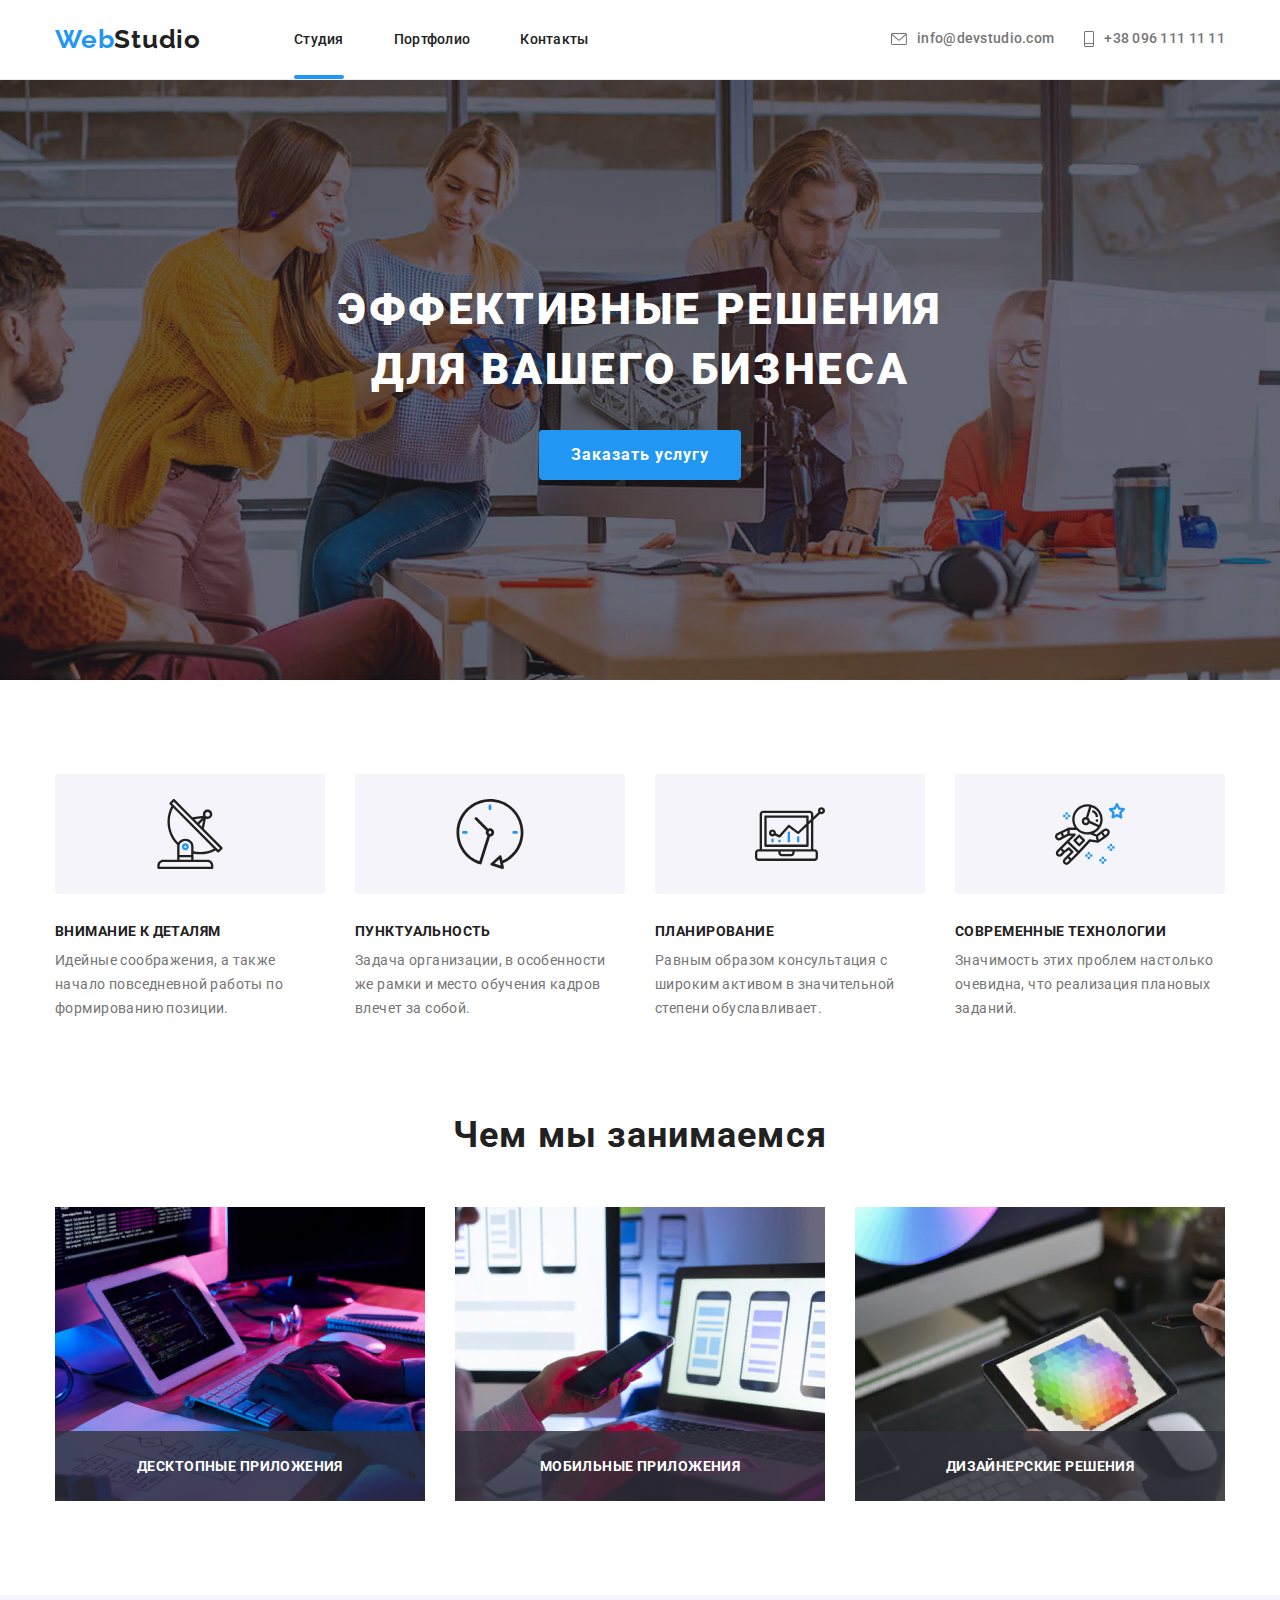
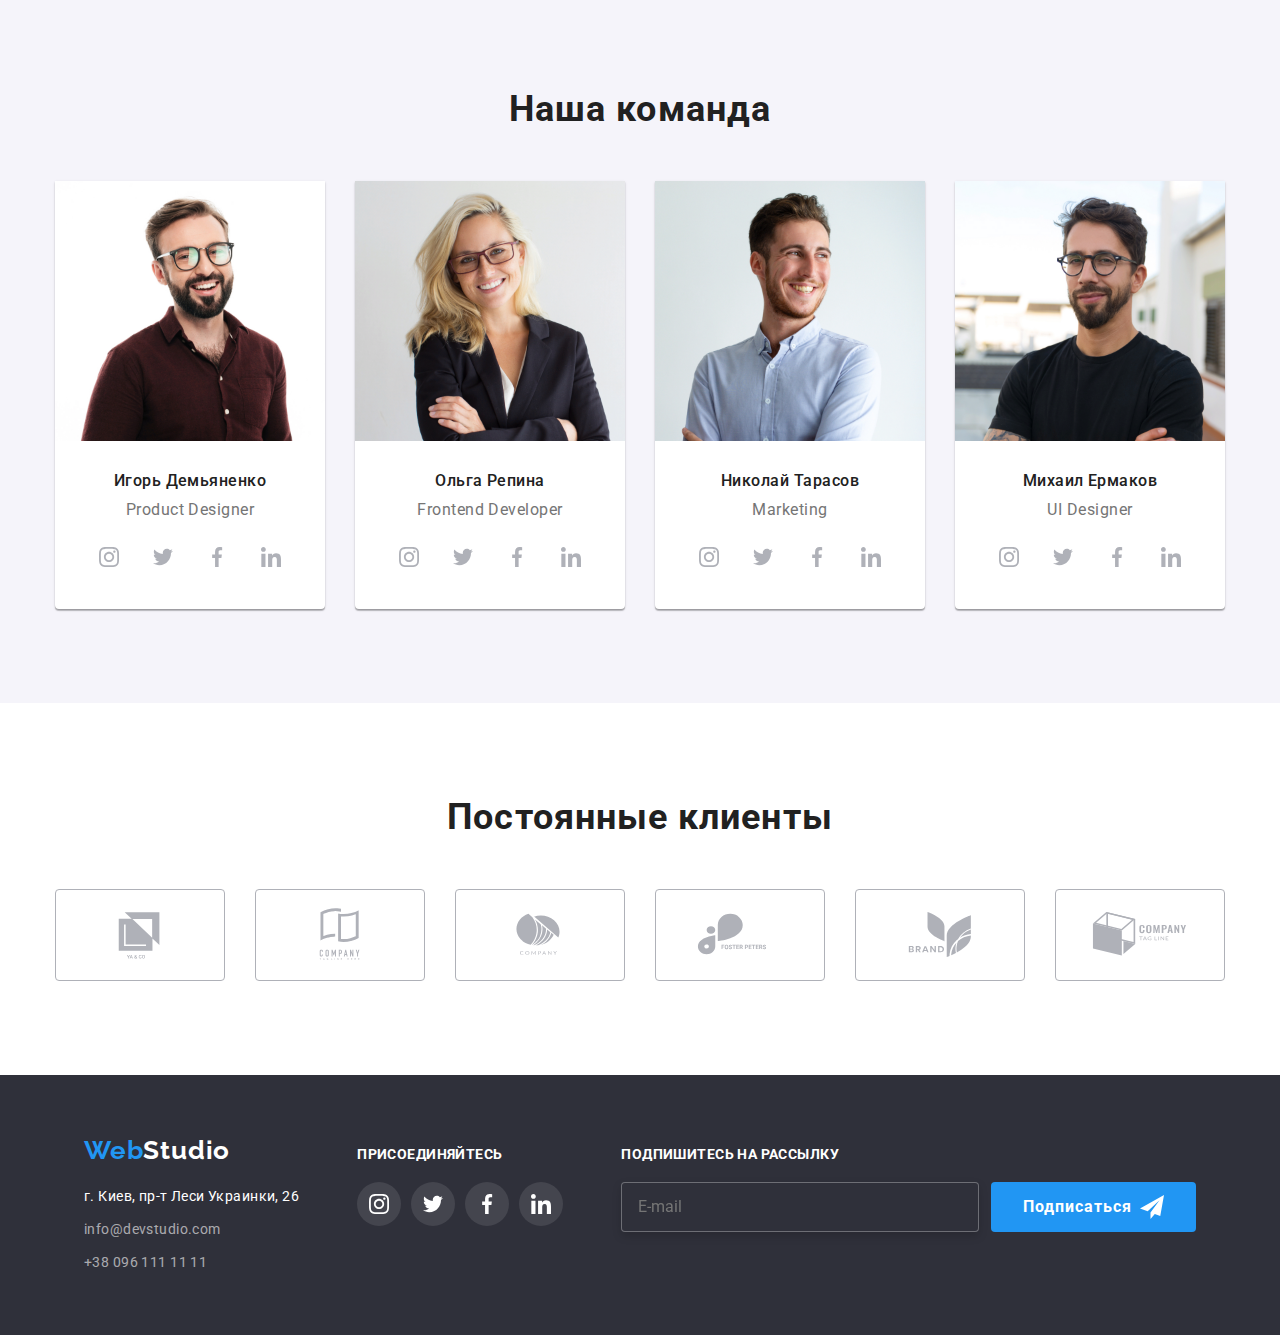
<file: index.html>
<!DOCTYPE html>
<html lang="ru">
<head>
    <meta charset="UTF-8">
    <meta http-equiv="X-UA-Compatible" content="IE=edge">
    <meta name="viewport" content="width=device-width, initial-scale=1.0">
    <title>Web Studio (Version 2.1) - Figma</title>
    <link rel="stylesheet" href="./css/modern-normalize.css">    
    <link rel="stylesheet" href="./css/main.min.css">
    <link
        href="https://fonts.googleapis.com">
<link rel="preconnect" href="https://fonts.gstatic.com" crossorigin>
<link href="https://fonts.googleapis.com/css2?family=Raleway:wght@700&family=Roboto:wght@400;500;700;900&display=swap"
      rel="stylesheet"
    >
    <link rel="stylesheet" href="https://cdnjs.cloudflare.com/ajax/libs/animate.css/4.1.1/animate.min.css" />
</head>
<body>
    <!------------------ HEADER------------------->
    <header class="header">
       <div class="container header__container"> 
        <a class="link" href="/"><span class="logo">Web</span><span class="header__logo">Studio</span></a> 

        <!------------------ Навигация на другие страницы -------------->
         <nav class="site-nav">
            <ul class="list site-list">
                <li class="site-list__item">
                    <a class="link current site-list__link" href="index.html">Студия</a>
                </li>
                <li class="site-list__item">
                    <a class="link site-list__link" href="portofolio.html">Портфолио</a>
                </li>
                <li class="site-list__item">
                    <a class="link site-list__link" href="#">Контакты</a>
                </li>
            </ul>            
        </nav>
        <ul class="list connect">
            <li class="site-connect__item">
                <a class="link connect__tel connect__icon-item" href="info@devstudio.com">
                    <svg class="connect__email-icon" width="16" height="12">
                        <use href="./images/icons.svg#icon-email"></use>
                    </svg>info@devstudio.com</a>
            </li>
            <li class="site-connect_item">
                <a class="link  connect__tel connect__icon-item" href="tel:+380961111111">
                    <svg class="connect__tel-icon" width="10" height="16">
                        <use href="./images/icons.svg#icon-tel"></use>
                    </svg> +38 096 111 11 11</a>
            </li>
        </ul> 
        <!-- mob menu -->
        <button type="button" class="menu-open-btn" data-menu-open>
            <svg id="icon-menu" width="40" height="40">
                <use href="./images/icons.svg#icon-menu"></use>
            </svg>
        </button>         
      </div>
    <div class="mob-menu is-hidden" data-menu>
      
        <div class="mob-mob">
            <button type="button" class="menu-close-btn" data-menu-close>
            <svg class="icon-close" width="40" height="40">
            <use href="./images/icons.svg#icon-close"></use>
            </svg>        
            </button>
            <nav class="mob-nav">
            <ul class="list mob-list">
                <li class="menu-list__item">
                    <a class="link menu-list__link menu-current" href="index.html">Студия</a>
                </li>
                <li class="menu-list__item">
                    <a class="link menu-list__link" href="portofolio.html">Портфолио</a>
                </li>
                <li class="menu-list__item">
                    <a class="link menu-list__link" href="#">Контакты</a>
                </li>
            </ul>            
            </nav>
        </div>
        <div>
            <ul class="list mob-connect">
                <li class="menu-list__item">
                    <a class="link  mob-connect__tel mob-connect__icon-item" href="tel:+380961111111">
                        +38 096 111 11 11</a>
                </li>
                <li class="menu-list__item">
                    <a class="link mob-connect__mail mob-connect__icon-item" href="info@devstudio.com">
                    info@devstudio.com</a>
                </li>
            </ul>
            <ul class="list mob-socials">
                <li class="mob-socials-item1"><a class="link mob-socials-item" href="#">Instagram</a></li>                
                <li class="mob-socials-item1"><a class="link mob-socials-item" href="#">Twitter</a></li>
                <li class="mob-socials-item1"><a class="link mob-socials-item" href="#">Facebook</a></li>
                <li class="mob-socials-item1"><a class="link mob-socials-item" href="#">LinkedIn</a></li>
            </ul>
        </div>
      
    </div>
    </header>
    <!-------------------------- MAIN-------------------------->
    <main>
        <section class="hero hero__background"> 
            <div class="container">
            <h1 class="hero__title">Эффективные решения для вашего бизнеса</h1>
            <button class="hero-btn" type="button" data-modal-open>Заказать услугу</button>
            </div>
        </section>
        <!---------------------------- about__------------------------>
        <section class="section">
            <div class="container">
            <ul class="list about">
                <li class="about__item">
                    <div class="about__icon">
                        <svg class="section-social-icon" width="70" height="70">
                            <use href="./images/icons.svg#icon-antenna"></use>
                        </svg>
                    </div>
                    <h3 class="about__title">Внимание к деталям</h3>
                    <p class="about__text">Идейные соображения, а также начало повседневной работы по формированию позиции.</p>
                </li>
                <li class="about__item">
                    <div class="about__icon">
                        <svg class="section-social-icon" width="70" height="70">
                            <use href="./images/icons.svg#icon-clock"></use>
                        </svg>
                    </div>
                    <h3 class="about__title">Пунктуальность</h3>
                    <p class="about__text">Задача организации, в особенности же рамки и место обучения кадров влечет за собой.</p>
                </li>
                <li class="about__item">
                    <div class="about__icon">
                        <svg class="section-social-icon" width="70" height="70">
                            <use href="./images/icons.svg#icon-diagram"></use>
                        </svg>
                    </div>
                    <h3 class="about__title">Планирование</h3>
                    <p class="about__text">Равным образом консультация с широким активом в значительной степени обуславливает.</p>
                </li>
                <li class="about__item">
                    <div class="about__icon">
                        <svg class="section-social-icon" width="70" height="70">
                            <use href="./images/icons.svg#icon-astronaut"></use>
                        </svg>
                    </div>
                    <h3 class="about__title">Современные технологии</h3>
                    <p class="about__text">Значимость этих проблем настолько очевидна, что реализация плановых заданий.</p>
                </li>
            </ul>
            </div>
        </section>
        <!-------------------------- ocCUPATION-------------------------->
         <section class="occupation section">
            <div class="container">
            <h2 class="section-title">Чем мы занимаемся</h2>
            <ul class="list site-list">
                <li class="occupation__item">                
                    <img srcset="./images/img.jpg 1x, ./images/occup1-2x.jpg 2x"
                        src="./images/img.jpg" 
                         alt="рабочий стол" 
                         width="370"
                    >
                    <p class="occupation__text">Десктопные приложения</p>
                </li>
                <li class="occupation__item">
                    <img srcset="./images/img1.jpg 1x, ./images/occup2-2x.jpg 2x"
                        src="./images/img1.jpg" 
                         alt="смотрим на смартфон" 
                         width="370"
                    >
                    <p class="occupation__text">Мобильные приложения</p>
                </li>
                <li class="occupation__item">
                    <img srcset="./images/img2.jpg 1x, ./images/occup3-2x.jpg 2x"
                        src="./images/img2.jpg"
                         alt="планшет" 
                         width="370"
                    >
                    <p class="occupation__text">Дизайнерские решения</p>
                </li>
            </ul>
            </div>
        </section> 
        <!-------------------------- team--------------------------->
        <section class="section team">            
            <div class="container">
            <h2 class="section-title">Наша команда</h2>
            <ul class="list team-list">
                <li class="team__item">
                    <img srcset="./images/img4.jpg 1x, ./images/team1-2x.jpg 2x"
                        src="./images/img4.jpg" 
                         alt="фото Игорь Демьяненко"
                         width="270">
                    <div class="team-item__member"> 
                        <h3 class="team-item__member-title">Игорь Демьяненко</h3>
                        <p class="team-item__description" lang="en">Product Designer</p>
        <!-------------------------- social list --------------------------->                
                        <ul class="socials list"> 
                            <li class="socials__item">
                                <a href=""
                                 class="socials__link">
                                 <svg 
                                    class="socials__icon" 
                                    width="20"
                                    height="20">
                                    <use href="./images/icons.svg#icon-instagram"></use>
                                 </svg>
                                </a>
                            </li>
                            <li class="socials__item">
                                <a href="" class="socials__link">
                                    <svg class="socials__icon" width="20" height="20">
                                        <use href="./images/icons.svg#icon-twitter"></use>
                                    </svg>
                                </a>
                            </li>
                            <li class="socials__item">
                                <a href="" class="socials__link">
                                    <svg class="socials__icon" width="20" height="20">
                                        <use href="./images/icons.svg#icon-facebook"></use>
                                    </svg>
                                </a>
                            </li>
                            <li class="socials__item">
                                <a href="" class="socials__link">
                                    <svg class="socials__icon" width="20" height="20">
                                        <use href="./images/icons.svg#icon-linkedin"></use>
                                    </svg>
                                </a>
                            </li>
                        </ul>
                    </div>
                </li>
                <li class="team__item">
                    <img srcset="./images/img5.jpg 1x, ./images/team2-2x.jpg 2x"
                        src="./images/img5.jpg" 
                         alt="фото Ольга Репина" 
                         width="270">
                    <div class="team-item__member">
                        <h3 class="team-item__member-title">Ольга Репина</h3>
                        <p class="team-item__description" lang="en">Frontend Developer</p>
             <!-------------------------- social list --------------------------->           
                        <ul class="socials list">
                            <li class="socials__item">
                                <a href="" class="socials__link">
                                    <svg class="socials__icon" width="20" height="20">
                                        <use href="./images/icons.svg#icon-instagram"></use>
                                    </svg>
                                </a>
                            </li>
                            <li class="socials__item">
                                <a href="" class="socials__link">
                                    <svg class="socials__icon" width="20" height="20">
                                        <use href="./images/icons.svg#icon-twitter"></use>
                                    </svg>
                                </a>
                            </li>
                            <li class="socials__item">
                                <a href="" class="socials__link">
                                    <svg class="socials__icon" width="20" height="20">
                                        <use href="./images/icons.svg#icon-facebook"></use>
                                    </svg>
                                </a>
                            </li>
                            <li class="socials__item">
                                <a href="" class="socials__link">
                                    <svg class="socials__icon" width="20" height="20">
                                        <use href="./images/icons.svg#icon-linkedin"></use>
                                    </svg>
                                </a>
                            </li>
                        </ul>
                    </div>
                </li>
                <li class="team__item">
                    <img srcset="./images/img6.jpg 1x, ./images/team3-2x.jpg 2x"
                        src="./images/img6.jpg" 
                         alt="фото Николай Тарасов"
                         width="270">
                    <div class="team-item__member">
                        <h3 class="team-item__member-title">Николай Тарасов</h3>
                        <p class="team-item__description" lang="en">Marketing</p>
          <!-------------------------- social list --------------------------->             
                        <ul class="socials list">
                            <li class="socials__item">
                                <a href="" class="socials__link">
                                    <svg class="socials__icon" width="20" height="20">
                                        <use href="./images/icons.svg#icon-instagram"></use>
                                    </svg>
                                </a>
                            </li>
                            <li class="socials__item">
                                <a href="" class="socials__link">
                                    <svg class="socials__icon" width="20" height="20">
                                        <use href="./images/icons.svg#icon-twitter"></use>
                                    </svg>
                                </a>
                            </li>
                            <li class="socials__item">
                                <a href="" class="socials__link">
                                    <svg class="socials__icon" width="20" height="20">
                                        <use href="./images/icons.svg#icon-facebook"></use>
                                    </svg>
                                </a>
                            </li>
                            <li class="socials__item">
                                <a href="" class="socials__link">
                                    <svg class="socials__icon" width="20" height="20">
                                        <use href="./images/icons.svg#icon-linkedin"></use>
                                    </svg>
                                </a>
                            </li>
                        </ul>
                    </div>
                </li>
                <li class="team__item">
                    <img srcset="./images/img7.jpg 1x, ./images/team4-2x.jpg 2x"
                        src="./images/img7.jpg"
                         alt="фото Михаил Ермаков"
                         width="270">
                    <div class="team-item__member">
                        <h3 class="team-item__member-title">Михаил Ермаков</h3>
                        <p class="team-item__description" lang="en">UI Designer</p>
           <!-------------------------- social list --------------------------->            
                        <ul class="socials list">
                            <li class="socials__item">
                                <a href="" class="socials__link">
                                    <svg class="socials__icon" width="20" height="20">
                                        <use href="./images/icons.svg#icon-instagram"></use>
                                    </svg>
                                </a>
                            </li>
                            <li class="socials__item">
                                <a href="" class="socials__link">
                                    <svg class="socials__icon" width="20" height="20">
                                        <use href="./images/icons.svg#icon-twitter"></use>
                                    </svg>
                                </a>
                            </li>
                            <li class="socials__item">
                                <a href="" class="socials__link">
                                    <svg class="socials__icon" width="20" height="20">
                                        <use href="./images/icons.svg#icon-facebook"></use>
                                    </svg>
                                </a>
                            </li>
                            <li class="socials__item">
                                <a href="" class="socials__link">
                                    <svg class="socials__icon" width="20" height="20">
                                        <use href="./images/icons.svg#icon-linkedin"></use>
                                    </svg>                                    
                                </a>
                            </li>
                        </ul>
                    </div>
                </li>
            </ul>
            </div>
        </section>
        <!-------------------------- CLIENTS -------------------------->
        <section class="section">
            <div class="container">
                <h2 class="section-title">Постоянные клиенты</h2>
                <ul class="socials-client list">
                    <li class="socials-client__item">
                        <a href="" class="socials-client__link">
                            <svg class="socials-client__icon" width="106" height="60">
                                 <use href="./images/icons.svg#icon-Logo1"></use>
                            </svg>
                        </a>
                    </li>
                    <li class="socials-client__item">
                        <a href="" class="socials-client__link">
                            <svg class="socials-client__icon" width="106" height="60">
                                <use href="./images/icons.svg#icon-Logo2"></use>
                            </svg>
                        </a>
                    </li>
                    <li class="socials-client__item">
                        <a href="" class="socials-client__link">
                            <svg class="socials-client__icon" width="106" height="60">
                                <use href="./images/icons.svg#icon-Logo3"></use>
                            </svg>
                        </a>
                    </li>
                    <li class="socials-client__item">
                        <a href="" class="socials-client__link">
                            <svg class="socials-client__icon" width="106" height="60">
                                <use href="./images/icons.svg#icon-Logo4"></use>
                            </svg>
                        </a>
                    </li>
                    <li class="socials-client__item">
                        <a href="" class="socials-client__link">
                            <svg class="socials-client__icon" width="106" height="60">
                                <use href="./images/icons.svg#icon-Logo5"></use>
                            </svg>
                        </a>
                    </li>
                    <li class="socials-client__item">
                        <a href="" class="socials-client__link">
                            <svg class="socials-client__icon" width="106" height="60">
                                <use href="./images/icons.svg#icon-Logo6"></use>
                            </svg>
                        </a>
                    </li>
                </ul>
            </div>
        </section>
    </main>
    <!-------------------------- FOOTER ------------------------->
     <footer class="footer">
    <div class="container footer-list">
    <div>
    <a class="link" href="/"><span class="logo">Web</span><span class="footer__logo">Studio</span></a>
        <address class="footer-margin">             
            <ul class="list"> 
                <li class="footer-item">
                    <a class="link footer-address" href="https://goo.gl/maps/ieKD5LUYVfnfS2iM7"
                    target="_blank"
                    rel="noopener noreferrer"
                    >г. Киев, пр-т Леси Украинки, 26
                    </a>
                </li>
                <li class="footer-item">
                    <a class="link footer-tel" href="mailto:info@devstudio.com">info@devstudio.com</a></li>
                <li class="footer-item">
                    <a class="link footer-tel" href="tel:+380961111111">+38 096 111 11 11</a></li>               
            </ul>
        </address>
        </div>   
            <div class="footer-social-contacts">
                <h3 class="footer-social-title">присоединяйтесь</h3>
                <ul class="socials list">
                    <li class="socials__item">
                        <a href="" class="footer-social-link">
                            <svg class="socials__icon" width="20" height="20">
                                <use href="./images/icons.svg#icon-instagram"></use>
                            </svg>
                        </a>
                    </li>
                    <li class="socials__item">
                        <a href="" class="footer-social-link">
                            <svg class="socials__icon" width="20" height="20">
                                <use href="./images/icons.svg#icon-twitter"></use>
                            </svg>
                        </a>
                    </li>
                    <li class="socials__item">
                        <a href="" class="footer-social-link">
                            <svg class="socials__icon" width="20" height="20">
                                <use href="./images/icons.svg#icon-facebook"></use>
                            </svg>
                        </a>
                    </li>
                    <li class="socials__item">
                        <a href="" class="footer-social-link">
                            <svg class="socials__icon" width="20" height="20">
                                <use href="./images/icons.svg#icon-linkedin"></use>
                            </svg>
                        </a>
                    </li>
                </ul>
            </div>
            <div class="footer-social-contacts">
                <h3 class="footer-social-title">Подпишитесь на рассылку</h3>
                <form action="#" class="follow">
                    <div class="cb-item">
                        <input class="follow-input" 
                        type="email" 
                        placeholder="E-mail"
                        name="subscribe"
                        >
                        <button type="submit" class="hero-btn">Подписаться
                            <svg class="icon-send" width="24" height="24">
                                <use href="./images/icons.svg#icon-send"></use>
                            </svg>
                        </button>
                    </div>
                </form>
            </div>        
        </div>
    </footer> 
    <!-------------------------- MODAL-------------------------->
    <div class="backdrop is-hidden" data-modal>
        <div class="modal">
            <button type="button" class="modal-close" data-modal-close>
                    <svg class="icon-Vector" width="11" height="11">
                    <use href="./images/icons.svg#icon-Vector"></use>
                    </svg>        
            </button>
            <p class="modal-title">Оставьте свои данные, мы вам перезвоним</p>
            <form action="#">
                <div class="form-field">
                    <label class="input-text" for="user-name">Имя</label>
                    <div class="input-wrap">
                    <input type="name" 
                        class="form-input"
                        name="user-name" 
                        placeholder=""
                        required
                        id="user-name"
                         />
                        <svg class="icon-email" width="18" height="18">
                            <use href="./images/icons.svg#icon-person"></use>
                        </svg>
                        </div>
                    </div>
                <div class="form-field">
                    <label class="input-text" for="user-tel">Телефон</label>
                    <div class="input-wrap">
                    <input type="tel" 
                            class="form-input" 
                            name="user-tel" 
                            placeholder=""
                            required
                            id="user-tel"
                            />
                            <svg class="icon-email" width="18" height="18">
                                <use href="./images/icons.svg#icon-phone"></use>
                            </svg>
                            </div>
                        </div>
                <div class="form-field">
                    <label class="input-text" for="user-email">Почта</label>
                       <div class="input-wrap">     
                        <input type="email" 
                            class="form-input" 
                            name="user-email" 
                            placeholder=""
                            required
                            id="user-email"
                        />
                        <svg class="icon-email" width="18" height="18">
                            <use href="./images/icons.svg#icon-email1"></use>
                        </svg>
                        </div>
                            
                </div>
                <div class="form-field">
                    <label class="input-text" for="user-text">Комментарий</label>
                      <textarea class="form-text" 
                                name="user-text" 
                                id="user-text" 
                                placeholder="Введите текст"
                      ></textarea>
                </div>
                    <div class="form-field cb-item">
                        <input type="checkbox" 
                        name="policy" 
                        id="policy"
                        class="policy-check visually-hidden"
                        required 
                        /> 
                        <label for="policy" class="check-text">
                        Соглашаюсь с рассылкой и принимаю
                           <a href="" class="cbtext">Условия договора</a></label>
                    </div>
                <button type="submit" class="modal-btn">Отправить</button>
             </form>
        </div>
    </div>
    <script src="./js/modal.js"></script>
    <script src="./js/menu.js"></script>
</body>
</html>
</file>
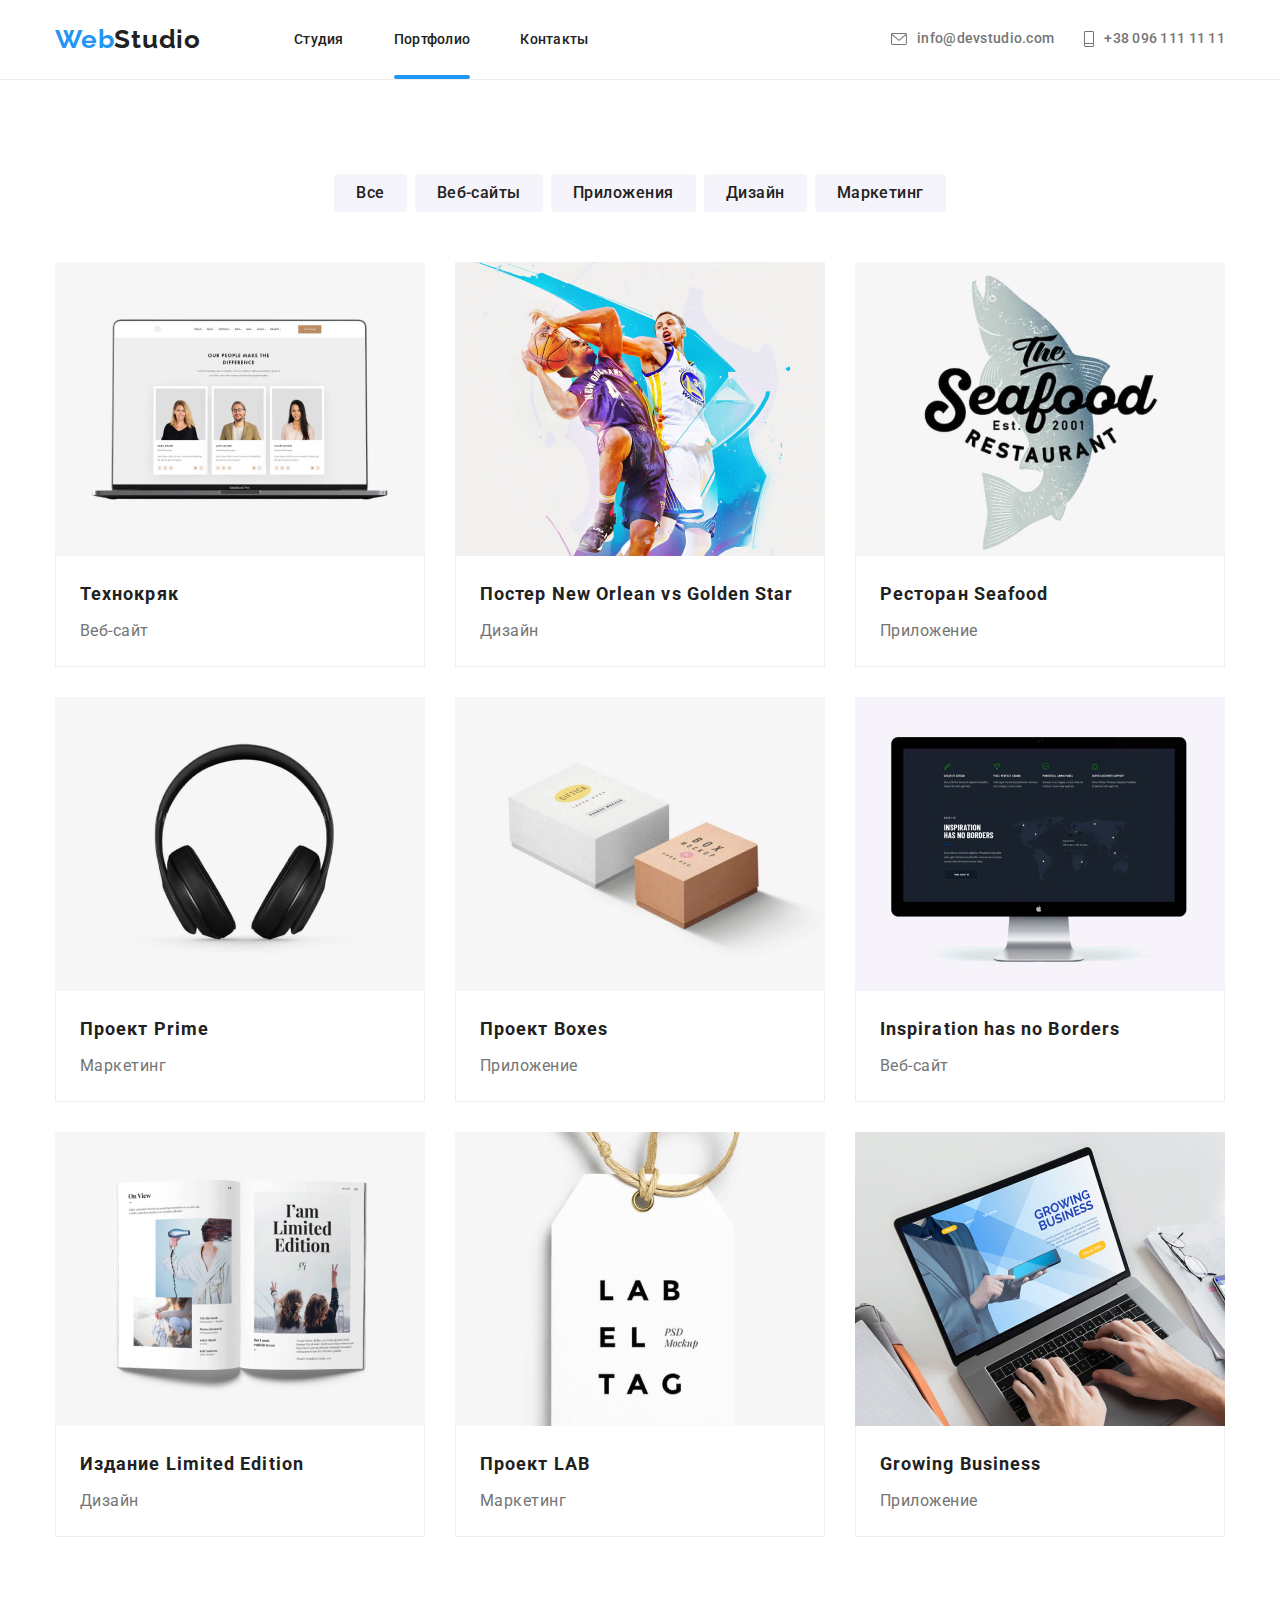
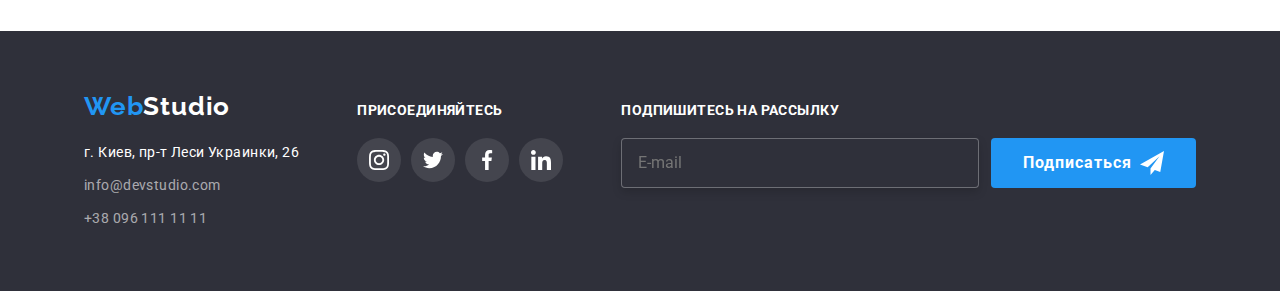
<file: portofolio.html>
<!DOCTYPE html>
<html lang="ru">
<head>
    <meta charset="UTF-8">
    <meta http-equiv="X-UA-Compatible" content="IE=edge">
    <meta name="viewport" content="width=device-width, initial-scale=1.0">
    <title>Web Studio (Version 2.1) - Figma</title>
    <link rel="stylesheet" href="./css/modern-normalize.css">    
    <link rel="stylesheet" href="./css/main.min.css">
    <link
        href="https://fonts.googleapis.com">
<link rel="preconnect" href="https://fonts.gstatic.com" crossorigin>
<link href="https://fonts.googleapis.com/css2?family=Raleway:wght@700&family=Roboto:wght@400;500;700;900&display=swap"
      rel="stylesheet"
    >
    <link rel="stylesheet" href="https://cdnjs.cloudflare.com/ajax/libs/animate.css/4.1.1/animate.min.css" />
</head>
<body>
    <!------------------ HEADER------------------->
    <header class="header">
        <div class="container header__container"> 
         <a class="link" href="/"><span class="logo">Web</span><span class="header__logo">Studio</span></a> 
 
         <!------------------ Навигация на другие страницы -------------->
          <nav class="site-nav">
             <ul class="list site-list">
                 <li class="site-list__item">
                     <a class="link site-list__link" href="index.html">Студия</a>
                 </li>
                 <li class="site-list__item">
                     <a class="link current site-list__link" href="portofolio.html">Портфолио</a>
                 </li>
                 <li class="site-list__item">
                     <a class="link site-list__link" href="#">Контакты</a>
                 </li>
             </ul>            
         </nav>
         <ul class="list connect">
             <li class="site-connect__item">
                 <a class="link connect__tel connect__icon-item" href="info@devstudio.com">
                     <svg class="connect__email-icon" width="16" height="12">
                         <use href="./images/icons.svg#icon-email"></use>
                     </svg>info@devstudio.com</a>
             </li>
             <li class="site-connect_item">
                 <a class="link  connect__tel connect__icon-item" href="tel:+380961111111">
                     <svg class="connect__tel-icon" width="10" height="16">
                         <use href="./images/icons.svg#icon-tel"></use>
                     </svg> +38 096 111 11 11</a>
             </li>
         </ul> 
         <!-- mob menu -->
         <button type="button" class="menu-open-btn" data-menu-open>
             <svg id="icon-menu" width="40" height="40">
                 <use href="./images/icons.svg#icon-menu"></use>
             </svg>
         </button>         
       </div>
     <div class="mob-menu is-hidden" data-menu>
         <div class="mob-mob">
             <button type="button" class="menu-close-btn" data-menu-close>
             <svg class="icon-close" width="40" height="40">
             <use href="./images/icons.svg#icon-close"></use>
             </svg>        
             </button>
             <nav class="mob-nav">
             <ul class="list mob-list">
                 <li class="menu-list__item">
                     <a class="link menu-list__link " href="index.html">Студия</a>
                 </li>
                 <li class="menu-list__item">
                     <a class="link menu-list__link menu-current" href="portofolio.html">Портфолио</a>
                 </li>
                 <li class="menu-list__item">
                     <a class="link menu-list__link" href="#">Контакты</a>
                 </li>
             </ul>            
             </nav>
         </div>
         <div>
             <ul class="list mob-connect">
                 <li class="menu-list__item">
                     <a class="link  mob-connect__tel mob-connect__icon-item" href="tel:+380961111111">
                         +38 096 111 11 11</a>
                 </li>
                 <li class="menu-list__item">
                     <a class="link mob-connect__mail mob-connect__icon-item" href="info@devstudio.com">
                     info@devstudio.com</a>
                 </li>
             </ul>
             <ul class="list mob-socials">
                 <li class="mob-socials-item1"><a class="link mob-socials-item" href="#">Instagram</a></li>                
                 <li class="mob-socials-item1"><a class="link mob-socials-item" href="#">Twitter</a></li>
                 <li class="mob-socials-item1"><a class="link mob-socials-item" href="#">Facebook</a></li>
                 <li class="mob-socials-item1"><a class="link mob-socials-item" href="#">LinkedIn</a></li>
             </ul>
         </div>
     </div>
     </header>
        <main>
            <section class="section">
                <div class="container">
                     <ul class="list header__container ul-btn">
                        <li class="button-item">
                            <button class="portofolio-btn" type="button">Все</button>
                        </li>
                        <li class="button-item">
                            <button class="portofolio-btn" type="button">Веб-сайты</button>
                        </li>
                        <li class="button-item">
                            <button class="portofolio-btn" type="button">Приложения</button>
                        </li>
                        <li class="button-item">
                            <button class="portofolio-btn" type="button">Дизайн</button>
                        </li>
                        <li class="button-item">
                            <button class="portofolio-btn" type="button">Маркетинг</button>
                        </li>
                    </ul>       
                    <ul class="list portfolio-list ">
                        <li class="portofolio-item">
                            <a class="portofolio-link link" href="">
                            <div class="portofolio-item-wrap">
                                <img srcset="./images/portofolio1.jpg 1x, ./images/port1-2x.jpg 2x"
                                    src="./images/portofolio1.jpg" alt="фото веб-сайта Технокряк" width="370px">
                                <p class="portofolio-img-text">Технокряк это современная площадка распространения коронавируса.
                                    Компании используют эту платформу для цифрового
                                    шпионажа и атак на защищённые сервера конкурентов.
                                </p>
                            </div>
                            <div class="portofolio-pad">
                                <h3 class="portofolio-title">Технокряк</h3>
                                <p class="portofolio-description">Веб-сайт</p>
                            </div>
                            </a>
                        </li>
                        <li class="portofolio-item">
                            <a class="portofolio-link link" href="">
                            <div class="portofolio-item-wrap">
                                <img srcset="./images/portofolio2.jpg 1x, ./images/port2-2x.jpg 2x"
                                    src="./images/portofolio2.jpg" alt="фото постера New Orlean vs Golden Star" width="370">
                                <p class="portofolio-img-text">Постер New Orlean vs Golden Star</p>
                            </div>
                            <div class="portofolio-pad">
                                <h3 class="portofolio-title">Постер New Orlean vs Golden Star</h3>
                                <p class="portofolio-description">Дизайн</p>
                            </div>
                            </a>
                        </li>
                        <li class="portofolio-item">
                            <a class="portofolio-link link" href="">
                            <div class="portofolio-item-wrap">
                                <img srcset="./images/portofolio3.jpg 1x, ./images/port3-2x.jpg 2x"
                                    src="./images/portofolio3.jpg" alt="фото логотипа Ресторана" width="370">
                                <p class="portofolio-img-text">Ресторан Seafood</p>
                            </div>
                            <div class="portofolio-pad">
                            <h3 class="portofolio-title">Ресторан Seafood</h3>
                            <p class="portofolio-description" >Приложение</p>
                            </div>
                            </a>
                        </li>
                        <li class="portofolio-item">
                            <a class="portofolio-link link" href="">
                            <div class="portofolio-item-wrap">
                                <img srcset="./images/portofolio4.jpg 1x, ./images/port4-2x.jpg 2x"
                                    src="./images/portofolio4.jpg" alt="фото наушников" width="370">
                                <p class="portofolio-img-text">Проект Prime</p>
                            </div>
                            <div class="portofolio-pad">
                                <h3 class="portofolio-title">Проект Prime</h3>
                                <p class="portofolio-description" >Маркетинг</p>
                            </div>
                            </a>
                        </li>
                        <li class="portofolio-item">
                            <a class="portofolio-link link" href="">
                            <div class="portofolio-item-wrap">
                                <img srcset="./images/portofolio5.jpg 1x, ./images/port5-2x.jpg 2x"
                                    src="./images/portofolio5.jpg" alt="фото коробочек" width="370">
                                <p class="portofolio-img-text">Проект Boxes</p>
                            </div>
                            <div class="portofolio-pad">
                                <h3 class="portofolio-title">Проект Boxes</h3>
                                <p class="portofolio-description" >Приложение</p>
                            </div>
                            </a>
                        </li>
                        <li class="portofolio-item">
                            <a class="portofolio-link link" href="">
                            <div class="portofolio-item-wrap">
                                <img srcset="./images/portofolio6.jpg 1x, ./images/port6-2x.jpg 2x"
                                    src="./images/portofolio6.jpg" alt="фото веб-сайта" width="370">
                                <p class="portofolio-img-text">Inspiration has no Borders</p>
                            </div>
                            <div class="portofolio-pad">
                                <h3 class="portofolio-title" lang="en">Inspiration has no Borders</h3>
                                <p class="portofolio-description">Веб-сайт</p>
                            </div>
                            </a>
                        </li>
                        <li class="portofolio-item">
                            <a class="portofolio-link link" href="">
                            <div class="portofolio-item-wrap">
                                <img srcset="./images/portofolio7.jpg 1x, ./images/port7-2x.jpg 2x"
                                    src="./images/portofolio7.jpg" alt="фото журнала" width="370">
                                <p class="portofolio-img-text">Издание Limited Edition</p>
                            </div>
                            <div class="portofolio-pad">
                                <h3 class="portofolio-title">Издание Limited Edition</h3>
                                <p class="portofolio-description" >Дизайн</p>
                            </div>
                            </a>
                        </li>
                        <li class="portofolio-item">
                            <a class="portofolio-link link" href="">
                            <div class="portofolio-item-wrap">
                                <img srcset="./images/portofolio8.jpg 1x, ./images/port8-2x.jpg 2x"
                                    src="./images/portofolio8.jpg" alt="фото логотипа проекта" width="370">
                                <p class="portofolio-img-text">Проект LAB</p>
                            </div>
                            <div class="portofolio-pad">
                                <h3 class="portofolio-title">Проект LAB</h3>
                                <p class="portofolio-description" >Маркетинг</p>
                            </div>
                            </a>   
                        </li>
                        <li class="portofolio-item">
                            <a class="portofolio-link link" href="">
                            <div class="portofolio-item-wrap">
                                <img srcset="./images/portofolio9.jpg 1x, ./images/port9-2x.jpg 2x"
                                    src="./images/portofolio9.jpg" alt="фото печатуйших рук на нотбуке" width="370">
                                <p class="portofolio-img-text">Growing Business</p>
                            </div>
                            <div class="portofolio-pad">
                                <h3 class="portofolio-title" lang="en">Growing Business</h3>
                                <p class="portofolio-description">Приложение</p>
                            </div>
                            </a>   
                        </li>
                    </ul>
                 </div>
             </section>   
        </main>
    
        <footer class="footer">
            <div class="container footer-list">
            <div>
            <a class="link footer-margin" href="/"><span class="logo">Web</span><span class="footer__logo">Studio</span></a>
                <address>             
                    <ul class="list footer-margin"> 
                        <li class="footer-item">
                            <a class="link footer-address" href="https://goo.gl/maps/ieKD5LUYVfnfS2iM7"
                            target="_blank"
                            rel="noopener noreferrer"
                            >г. Киев, пр-т Леси Украинки, 26
                            </a>
                        </li>
                        <li class="footer-item">
                            <a class="link footer-tel" href="mailto:info@devstudio.com">info@devstudio.com</a></li>
                        <li class="footer-item">
                            <a class="link footer-tel" href="tel:+380961111111">+38 096 111 11 11</a></li>               
                    </ul>
                </address>
                </div>   
                    <div class="footer-social-contacts">
                        <h3 class="footer-social-title">присоединяйтесь</h3>
                        <ul class="socials list">
                            <li class="socials__item">
                                <a href="" class="footer-social-link">
                                    <svg class="socials__icon" width="20" height="20">
                                        <use href="./images/icons.svg#icon-instagram"></use>
                                    </svg>
                                </a>
                            </li>
                            <li class="socials__item">
                                <a href="" class="footer-social-link">
                                    <svg class="socials__icon" width="20" height="20">
                                        <use href="./images/icons.svg#icon-twitter"></use>
                                    </svg>
                                </a>
                            </li>
                            <li class="socials__item">
                                <a href="" class="footer-social-link">
                                    <svg class="socials__icon" width="20" height="20">
                                        <use href="./images/icons.svg#icon-facebook"></use>
                                    </svg>
                                </a>
                            </li>
                            <li class="socials__item">
                                <a href="" class="footer-social-link">
                                    <svg class="socials__icon" width="20" height="20">
                                        <use href="./images/icons.svg#icon-linkedin"></use>
                                    </svg>
                                </a>
                            </li>
                        </ul>
                    </div>
                    <div class="footer-social-contacts">
                        <h3 class="footer-social-title">Подпишитесь на рассылку</h3>
                        <form action="#" class="follow">
                            <div class="cb-item">
                                <input class="follow-input" 
                                type="email" 
                                placeholder="E-mail"
                                name="subscribe"
                                >
                                <button type="submit" class="hero-btn">Подписаться
                                    <svg class="icon-send" width="24" height="24">
                                        <use href="./images/icons.svg#icon-send"></use>
                                    </svg>
                                </button>
                            </div>
                        </form>
                    </div>        
                </div>
            </footer>
        <script src="./js/menu.js"></script>
</body>
</html>
</file>
<file: css/main.min.css>
:root{--body-text-color: #212121;--accent-color: #2196f3;--primary-white-color: #ffffff;--discription-color: #757575;--font-family: 'Roboto', sans-serif;--cubic: cubic-bezier(0.4, 0, 0.2, 1)}.visually-hidden{position:absolute;white-space:nowrap;width:1px;height:1px;overflow:hidden;border:0;padding:0;clip:rect(0 0 0 0);clip-path:inset(50%);margin:-1px}.header__container,.about__icon,.footer-social-link,.modal-btn,.check-text,.connect__icon-item,.modal-close{display:flex;align-items:center}.header{background:var(--primary-white-color);padding-top:10px;padding-bottom:10px;border-bottom:1px solid #ececec}@media screen and (min-width: 768px){.header{padding-top:20px;padding-bottom:20px}}@media screen and (min-width: 1200px){.header{padding-top:24px;padding-bottom:24px}}.site-nav{display:none}@media screen and (min-width: 768px){.site-nav{display:flex}}.site-list{display:flex}@media screen and (max-width: 767px){.connect{display:none}}@media screen and (min-width: 768px){.connect{margin-left:auto}}@media screen and (min-width: 1200px){.connect{display:flex;align-items:center}}.site-list__link{font-weight:500;font-size:14px;line-height:1.14;letter-spacing:0.02em;color:var(--body-text-color);transition:color 250ms var(--cubic)}.site-list__link:hover,.site-list__link:focus{color:var(--accent-color)}.site-list__item:not(:last-child){margin-right:50px}.site-connect__item:not(:last-child){margin-bottom:10px}@media screen and (min-width: 1200px){.site-connect__item:not(:last-child){margin-bottom:0;margin-right:30px}}.connect__tel{font-weight:500;font-size:12px;line-height:1.14;letter-spacing:0.02em;color:var(--discription-color);transition:color 250ms var(--cubic)}.connect__tel:hover,.connect__tel:focus{color:var(--accent-color)}@media screen and (min-width: 1200px){.connect__tel{font-size:14px;line-height:1.14}}.menu-open-btn{padding:0;min-height:40px;min-width:40px;display:flex;align-items:center;justify-content:center;margin-left:auto;background-color:transparent;cursor:pointer;border:none;outline:none}.menu-open-btn:hover,.menu-open-btn:focus{fill:var(--accent-color)}@media screen and (min-width: 768px){.menu-open-btn{display:none}}.mob-menu{position:fixed;background-color:#ffffff;top:0;left:0;width:100%;height:100%;z-index:10;padding:48px 40px;display:flex;flex-direction:column;justify-content:space-between;transition:transform 500ms}.menu-close-btn{position:absolute;top:10px;right:15px;width:40px;height:40px;border:none;outline:none;background-color:transparent;padding:0;display:flex;align-items:center;justify-content:center}.menu-close-btn:hover,.menu-close-btn:focus{fill:var(--accent-color)}.menu-list__link{font-family:Roboto;font-weight:500;font-size:40px;line-height:1.16;text-align:center;letter-spacing:0.02em;color:var(--body-text-color);transition:color 250ms var(--cubic)}.menu-list__link:hover,.menu-list__link:focus{color:var(--accent-color)}.menu-list__item{margin-bottom:32px}.mob-connect__tel{font-weight:500;font-size:34px;line-height:1.14;letter-spacing:0.02em;color:var(--accent-color)}.mob-connect__mail{font-style:normal;font-weight:500;font-size:24px;line-height:28px;letter-spacing:0.02em;color:#757575}.mob-connect{margin-bottom:64px}.mob-socials{display:flex;flex-wrap:wrap}.mob-socials-item{font-style:normal;font-weight:500;font-size:18px;line-height:1.22;letter-spacing:0.02em;color:#2196F3}.mob-socials-item1:not(:last-child){margin-right:10px;padding-right:10px;border-right:1px solid rgba(33,33,33,0.2)}.hero{background:#2f303a;padding:118px 0px}@media screen and (min-width: 1200px){.hero{padding:200px 0px}}.hero__background{background-image:linear-gradient(rgba(47,48,58,0.4), rgba(47,48,58,0.4)),url(../images/hero-mob-1x.jpg);background-repeat:no-repeat;background-position:center;background-size:cover;max-width:1600px;margin:0 auto}@media screen and (min-device-pixel-ratio: 2), (min-resolution: 192dpi), (min-resolution: 2dppx){.hero__background{background-image:linear-gradient(rgba(47,48,58,0.4), rgba(47,48,58,0.4)),url(../images/hero-mob-2x.jpg)}}@media screen and (min-width: 768px){.hero__background{background-image:linear-gradient(rgba(47,48,58,0.4), rgba(47,48,58,0.4)),url(../images/hero-tab-1x.jpg)}}@media screen and (min-width: 768px) and (min-device-pixel-ratio: 2), screen and (min-width: 768px) and (min-resolution: 192dpi), screen and (min-width: 768px) and (min-resolution: 2dppx){.hero__background{background-image:linear-gradient(rgba(47,48,58,0.4), rgba(47,48,58,0.4)),url(../images/hero-tab-2x.jpg)}}@media screen and (min-width: 1200px){.hero__background{background-image:linear-gradient(rgba(47,48,58,0.4), rgba(47,48,58,0.4)),url(../images/hero.jpg)}}.hero-btn{background:var(--accent-color);font-family:"Roboto", sans-serif;font-style:normal;font-weight:700;font-size:16px;line-height:1.87;display:flex;align-items:center;text-align:center;letter-spacing:0.06em;color:var(--primary-white-color);cursor:pointer;padding:10px 32px;margin:0 auto;border-width:0;border-radius:4px;transition:background-color 250ms var(--cubic),color 250ms var(--cubic)}.hero-btn:hover{background-color:#188ce8}.hero__title{font-weight:900;text-align:center;letter-spacing:0.06em;text-transform:uppercase;color:var(--primary-white-color);margin:0 auto;margin-bottom:30px;font-size:26px;line-height:1.62;max-width:360px}@media screen and (min-width: 1200px){.hero__title{font-size:44px;line-height:1.36;max-width:696px}}@media screen and (min-width: 768px){.about{display:flex;flex-wrap:wrap;margin-left:-30px;margin-bottom:-30px}}.about__icon{height:120px;background:#f5f4fa;border-radius:4px;justify-content:center;margin-bottom:30px}.about__title{font-weight:700;font-size:14px;line-height:1.14;letter-spacing:0.03em;text-transform:uppercase;color:var(--body-text-color);margin-bottom:10px;text-align:center}@media screen and (min-width: 768px){.about__title{text-align:left}}.about__item{margin-bottom:30px}@media screen and (min-width: 768px){.about__item{width:calc(100% / 2 - 30px);margin-left:30px}}@media screen and (min-width: 1200px){.about__item{width:calc(100% / 4 - 30px)}}.about__text{font-weight:400;font-size:14px;line-height:1.71;letter-spacing:0.03em;color:var(--discription-color)}.occupation__item{width:370px;position:relative}.occupation__item:not(:last-child){margin-right:30px}.occupation__text{display:flex;align-items:center;justify-content:center;position:absolute;height:70px;bottom:0;right:0;left:0;background:rgba(47,48,58,0.8);font-weight:700;font-size:14px;line-height:16px;letter-spacing:0.03em;text-transform:uppercase;color:#ffffff}.socials-client{display:flex;flex-wrap:wrap;margin:0 auto;margin-left:-30px;margin-bottom:-30px}.socials-client__link{height:92px;border:1px solid #afb1b8;box-sizing:border-box;border-radius:4px;display:flex;justify-content:center;align-items:center;color:#afb1b8;transition:border-color 250ms var(--cubic),color 250ms var(--cubic);margin-bottom:30px}.socials-client__link:hover,.socials-client__link:focus{color:var(--accent-color);border:1px solid var(--accent-color)}.socials-client__icon{fill:currentColor}.socials-client__item{margin-left:30px;width:calc(100% / 2 - 30px)}@media screen and (min-width: 768px){.socials-client__item{width:calc(100% / 3 - 30px)}}@media screen and (min-width: 1200px){.socials-client__item{width:calc(100% / 6 - 30px)}}.team{background:#f5f4fa}@media screen and (min-width: 768px){.team-list{display:flex;flex-wrap:wrap;margin-left:-30px;margin-bottom:-30px}}.team-item__member{padding-top:30px;padding-bottom:30px}.team-item__member-title{font-weight:500;font-size:16px;line-height:19px;text-align:center;letter-spacing:0.03em;color:var(--body-text-color);margin-bottom:10px}.team-item__description{font-size:16px;line-height:19px;text-align:center;letter-spacing:0.03em;color:var(--discription-color);margin-bottom:16px}.team__item{background:var(--primary-white-color);box-shadow:0px 1px 3px rgba(0,0,0,0.12),0px 1px 1px rgba(0,0,0,0.14),0px 2px 1px rgba(0,0,0,0.2);border-radius:0px 0px 4px 4px;margin-bottom:30px}@media screen and (min-width: 768px){.team__item{width:calc(100% / 2 - 30px);margin-left:30px}}@media screen and (min-width: 1200px){.team__item{width:calc(100% / 4 - 30px)}}.socials{display:flex;justify-content:center}.socials__item+.socials__item{margin-left:10px}.socials__link{width:44px;height:44px;background:var(--primary-white-color);display:flex;justify-content:center;align-items:center;border-radius:50%;color:#afb1b8;transition:background-color 250ms var(--cubic),color 250ms var(--cubic)}.socials__icon{fill:currentColor}.socials__link:hover,.socials__link:focus{background-color:var(--accent-color);color:var(--primary-white-color)}.footer{padding-top:60px;padding-bottom:60px;background:#2f303a}@media screen and (min-width: 768px){.footer{padding-top:0px}}@media screen and (min-width: 1200px){.footer{padding-top:60px}}.footer-address{font-style:normal;font-size:14px;line-height:1.71;letter-spacing:0.03em;color:var(--primary-white-color);transition:color 250ms var(--cubic)}.footer-address:hover,.footer-address:focus{color:var(--accent-color)}.footer-tel{font-style:normal;font-size:14px;line-height:1.71;letter-spacing:0.03em;color:rgba(255,255,255,0.6);transition:color 250ms var(--cubic)}.footer-tel:hover,.footer-tel:focus{color:var(--accent-color)}.footer-item:not(:last-child){margin-bottom:9px}.footer-margin{margin-top:20px}.footer-social-link{width:44px;height:44px;background:rgba(255,255,255,0.1);justify-content:center;border-radius:50%;color:var(--primary-white-color);transition:background-color 250ms var(--cubic),color 250ms var(--cubic)}.footer-social-link:hover,.footer-social-link:focus{background-color:var(--accent-color)}.footer-list{align-items:baseline;justify-content:space-around;text-align:center}@media screen and (min-width: 768px){.footer-list{display:flex;flex-wrap:wrap}}@media screen and (min-width: 1200px){.footer-list{text-align:unset}}.footer-social-title{font-family:Roboto;font-style:normal;font-weight:bold;font-size:14px;line-height:16px;letter-spacing:0.03em;text-transform:uppercase;color:#ffffff;margin-bottom:20px;margin-top:60px}@media screen and (min-width: 768px){.footer-social-title{margin-top:0}}.footer-social-contacts{margin-top:60px}@media screen and (min-width: 1200px){.footer-social-contacts{margin-top:0}}@media screen and (min-width: 768px){.portfolio-list{display:flex;flex-wrap:wrap;margin-left:-30px;margin-bottom:-30px}}.portofolio-title{font-weight:700;font-size:18px;line-height:2;letter-spacing:0.06em;color:var(--body-text-color);margin-bottom:4px}.portofolio-pad{padding:20px 24px;border:1px solid #eeeeee;border-top:none}.portofolio-item{background:var(--primary-white-color);transition:box-shadow 250ms var(--cubic),color 250ms var(--cubic);position:relative;margin-bottom:30px}@media screen and (min-width: 768px){.portofolio-item{width:calc(100% / 2 - 30px);margin-left:30px}}@media screen and (min-width: 1200px){.portofolio-item{width:calc(100% / 3 - 30px)}}.portofolio-link{display:flex;flex-direction:column;height:100%}.portofolio-link:hover,.portofolio-link:focus{box-shadow:0px 1px 1px rgba(0,0,0,0.12),0px 4px 4px rgba(0,0,0,0.06),1px 4px 6px rgba(0,0,0,0.16)}.portofolio-link:hover .portofolio-img-text,.portofolio-link:focus .portofolio-img-text{transform:translateY(0)}.portofolio-item-wrap{position:relative;overflow:hidden}.portofolio-img-text{position:absolute;top:0;right:0;left:0;font-weight:400;font-size:18px;line-height:1.5;padding:63px 24px;letter-spacing:0.03em;height:100%;background:rgba(33,150,243,0.9);color:var(--primary-white-color);transform:translateY(100%);transition:transform 250ms var(--cubic)}.portofolio-description{font-size:16px;line-height:1.87;letter-spacing:0.03em;color:var(--discription-color)}.portofolio-btn{background:#f5f4fa;border-radius:4px;font-family:"Roboto", sans-serif;font-weight:500;border-width:0;font-size:16px;line-height:1.62;text-align:center;letter-spacing:0.03em;color:var(--body-text-color);cursor:pointer;padding:6px 22px;transition:box-shadow 250ms var(--cubic),background-color 250ms var(--cubic),color 250ms var(--cubic);margin-bottom:15px}.portofolio-btn:hover,.portofolio-btn:focus{cursor:pointer;color:var(--primary-white-color);background:var(--accent-color);box-shadow:0px 3px 1px rgba(0,0,0,0.1),0px 1px 2px rgba(0,0,0,0.08),0px 2px 2px rgba(0,0,0,0.12)}.button-item:not(:last-child){margin-right:8px}.ul-btn{margin-bottom:40px;margin-bottom:-15px;flex-wrap:wrap}@media screen and (min-width: 768px){.ul-btn{padding-bottom:30px;justify-content:center}}@media screen and (min-width: 1200px){.ul-btn{padding-bottom:50px}}p,h1,h2,h3,h4,h5{margin:0}ul,ol{margin:0;padding-left:0}button{cursor:pointer}img{display:block;width:100%;max-width:100%;height:auto}body{font-family:"Roboto", sans-serif;color:var(--body-text-color)}.list{list-style:none}.link{text-decoration:none}.section{padding-top:60px;padding-bottom:60px}@media screen and (min-width: 1200px){.section{padding-top:94px;padding-bottom:94px}}.occupation{padding-top:0px;display:none}@media screen and (min-width: 1200px){.occupation{display:inherit}}.container{width:100%;padding-left:15px;padding-right:15px;margin:0 auto}@media screen and (min-width: 480px){.container{width:480px}}@media screen and (min-width: 768px){.container{width:768px}}@media screen and (min-width: 1200px){.container{width:1200px}}.backdrop{position:fixed;top:0;width:100vw;height:100vh;background-color:rgba(0,0,0,0.2);transition:opacity 500ms, visibility 500ms}.backdrop.is-hidden .modal{transform:scale(0.5)}.is-hidden{opacity:0;pointer-events:none;visibility:hidden}.modal-btn{background:var(--accent-color);font-family:"Roboto", sans-serif;font-style:normal;font-weight:700;font-size:16px;line-height:1.87;text-align:center;letter-spacing:0.06em;color:var(--primary-white-color);cursor:pointer;padding:10px 56px;margin:0 auto;border-width:0;border-radius:4px;transition:box-shadow 250ms var(--cubic),color 250ms var(--cubic)}.modal-btn:hover,.modal-btn:focus{box-shadow:0px 4px 4px rgba(0,0,0,0.15)}.form-input{width:100%;border:1px solid rgba(33,33,33,0.2);box-sizing:border-box;border-radius:4px;height:40px;padding:11px 40px;outline:none}.form-input:focus+.icon-email{fill:var(--accent-color)}.form-input:focus{border-color:var(--accent-color)}.input-text{font-style:normal;font-weight:normal;font-size:12px;line-height:1.71;letter-spacing:0.01em;color:var(--discription-color)}.form-field{margin-bottom:10px}.form-text{width:100%;height:120px;border:1px solid rgba(33,33,33,0.2);box-sizing:border-box;border-radius:4px;padding:12px 16px;resize:none;outline:none}.form-text:focus{border-color:var(--accent-color)}.form-text::placeholder{font-size:12px;line-height:14px;letter-spacing:0.01em;color:rgba(117,117,117,0.5)}.check-text{font-family:Roboto;font-weight:400;font-size:12px;line-height:1.16;letter-spacing:0.03em;color:var(--discription-color);justify-content:center;position:relative}.check-text::before{content:"";width:16px;height:15px;border:2px solid var(--body-text-color);border-radius:2px;margin-right:7px}@media screen and (min-width: 1200px){.check-text{font-size:14px;line-height:1.71}}.cbtext{position:relative;font-size:12px;line-height:1.16;letter-spacing:0.03em;color:var(--accent-color);padding-left:4px}@media screen and (min-width: 1200px){.cbtext{font-size:14px;line-height:1.71}}.cb-item{align-items:center;margin-top:20px}@media screen and (min-width: 1200px){.cb-item{display:flex;align-items:baseline}}.input-wrap{position:relative}.icon-email{position:absolute;left:12px;top:50%;transform:translateY(-50%)}.policy-check:checked+.check-text::before{border:none;background-image:url(../images/icon-check.svg);background-repeat:no-repeat;background-position:center;background-size:cover}.icon-send{margin-left:8px}.follow-input{width:100%;max-width:450px;height:50px;border:1px solid rgba(255,255,255,0.3);box-sizing:border-box;filter:drop-shadow(0px 4px 4px rgba(0,0,0,0.15));border-radius:4px;background:#2f303a;margin-right:12px;color:rgba(255,255,255,0.6);padding-left:16px;outline:none;margin-bottom:20px}.follow-input:focus{border-color:var(--accent-color)}@media screen and (min-width: 768px){.follow-input{min-width:450px;justify-content:center}}@media screen and (min-width: 1200px){.follow-input{width:358px;min-width:358px}}.logo{font-family:"Raleway", sans-serif;font-weight:700;font-size:24px;line-height:1.19;letter-spacing:0.03em;color:var(--accent-color)}@media screen and (min-width: 1200px){.logo{font-size:26px;line-height:1.19}}.header__logo{font-family:"Raleway", sans-serif;font-weight:700;font-size:24px;line-height:1.19;letter-spacing:0.03em;color:var(--body-text-color)}@media screen and (min-width: 768px){.header__logo{margin-right:93px}}@media screen and (min-width: 1200px){.header__logo{font-size:26px;line-height:1.19}}.footer__logo{font-family:"Raleway", sans-serif;font-weight:700;font-size:24px;line-height:1.19;letter-spacing:0.03em;color:var(--primary-white-color)}@media screen and (min-width: 1200px){.footer__logo{font-size:26px;line-height:1.19}}.connect__tel-icon{fill:currentColor;margin-right:10px;width:10px;height:16px;align-items:center}.connect__email-icon{fill:currentColor;margin-right:10px;width:16px;height:12px;align-items:center}.current{position:relative}.current::after{content:"";width:100%;height:4px;border-radius:2px;position:absolute;background-color:var(--accent-color);left:0;bottom:-32px}.menu-current{color:var(--accent-color)}.section-title{font-weight:700;font-size:28px;line-height:1.16;text-align:center;letter-spacing:0.03em;color:var(--body-text-color);margin-bottom:30px}@media screen and (min-width: 1200px){.section-title{margin-bottom:50px;font-size:36px}}.modal{width:95vw;min-height:581px;background-color:var(--primary-white-color);border-radius:4px;top:93px;position:relative;margin:0 auto;transition:transform 500ms;box-shadow:0px 1px 3px rgba(0,0,0,0.12),0px 1px 1px rgba(0,0,0,0.14),0px 2px 1px rgba(0,0,0,0.2);padding:40px}@media screen and (min-width: 480px){.modal{width:450px;position:absolute;top:50%;left:50%;transform:translate(-50%, -50%) scale(1)}}@media screen and (min-width: 1200px){.modal{width:528px}}.modal-close{width:30px;height:30px;border-radius:50%;background:#ffffff;border:1px solid rgba(0,0,0,0.1);background-color:transparent;justify-content:center;position:absolute;top:8px;right:8px;color:#000000;padding:0;transition:background-color 250ms var(--cubic),color 250ms var(--cubic);fill:currentColor}.modal-close:hover,.modal-close:focus{color:var(--accent-color)}.modal-title{font-weight:600;font-size:20px;line-height:23px;text-align:center;letter-spacing:0.03em;color:#212121;margin-bottom:10px}
/*# sourceMappingURL=main.min.css.map */
</file>
